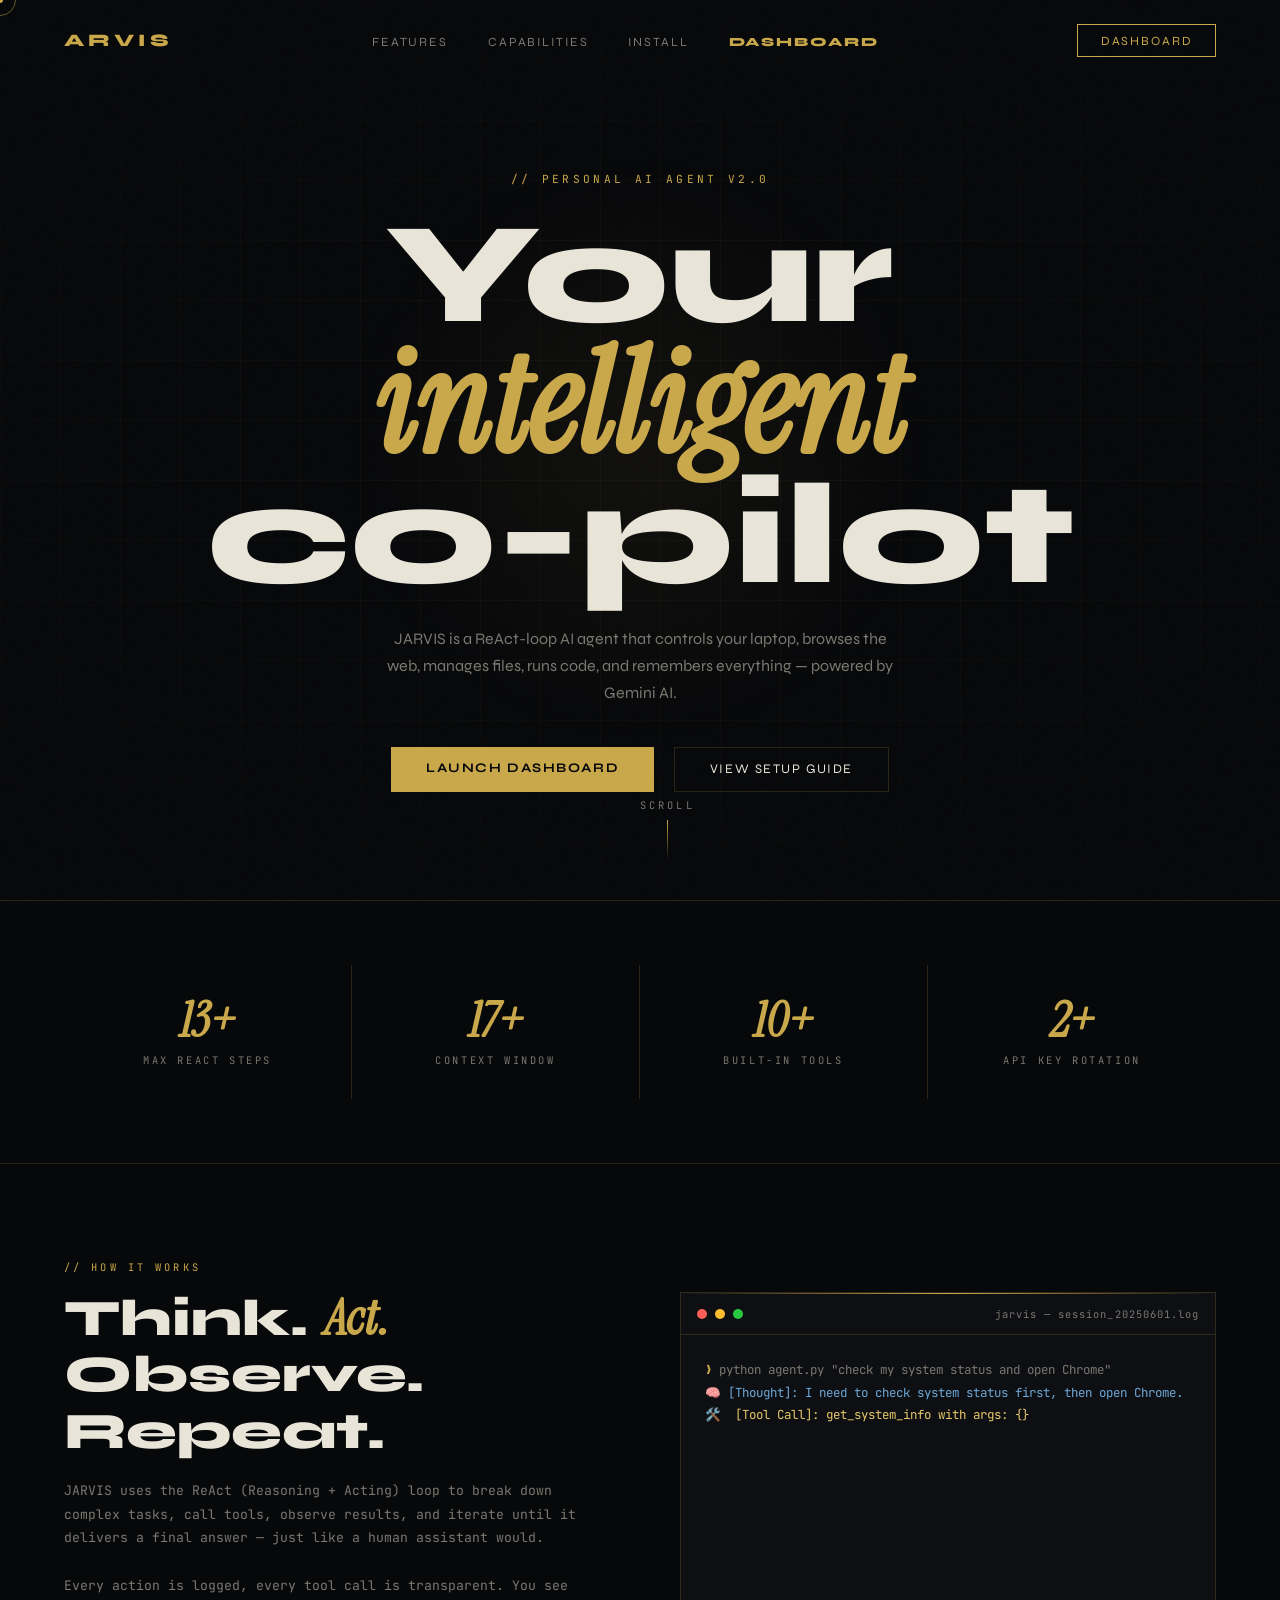
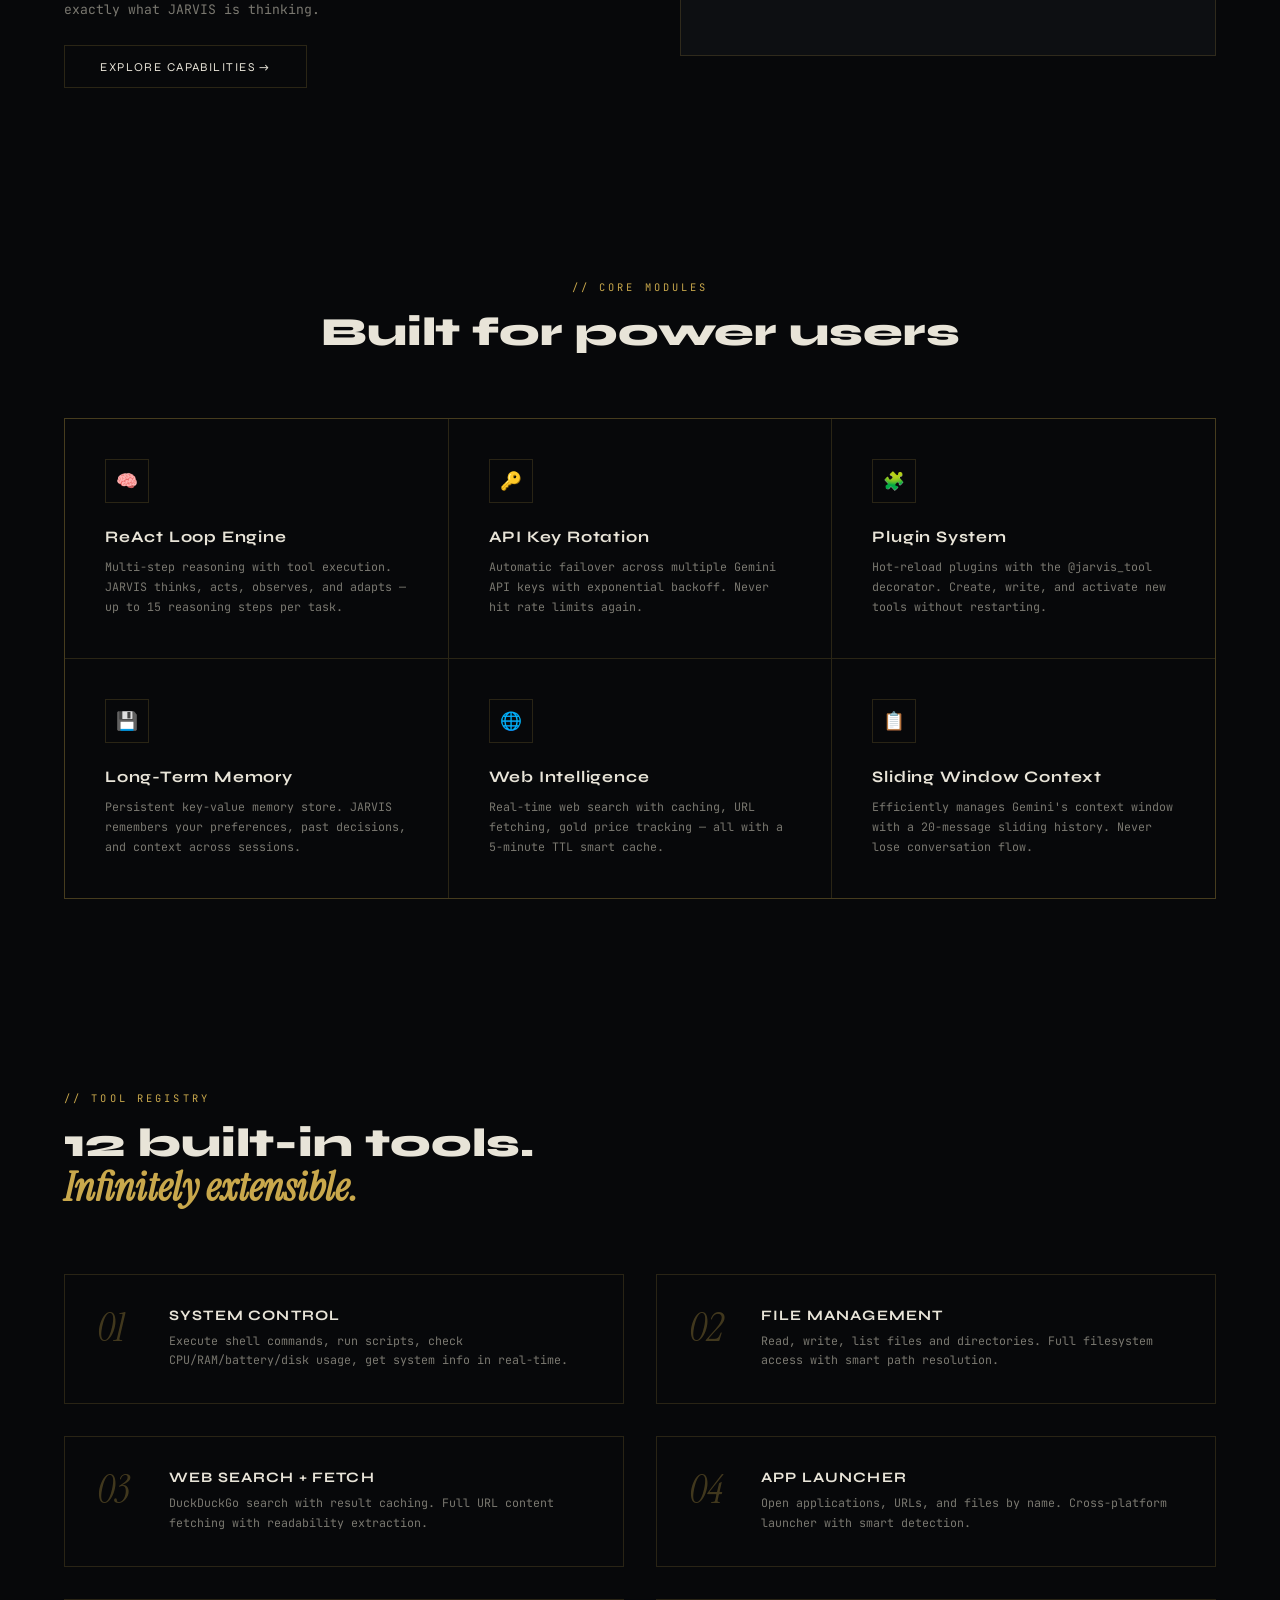
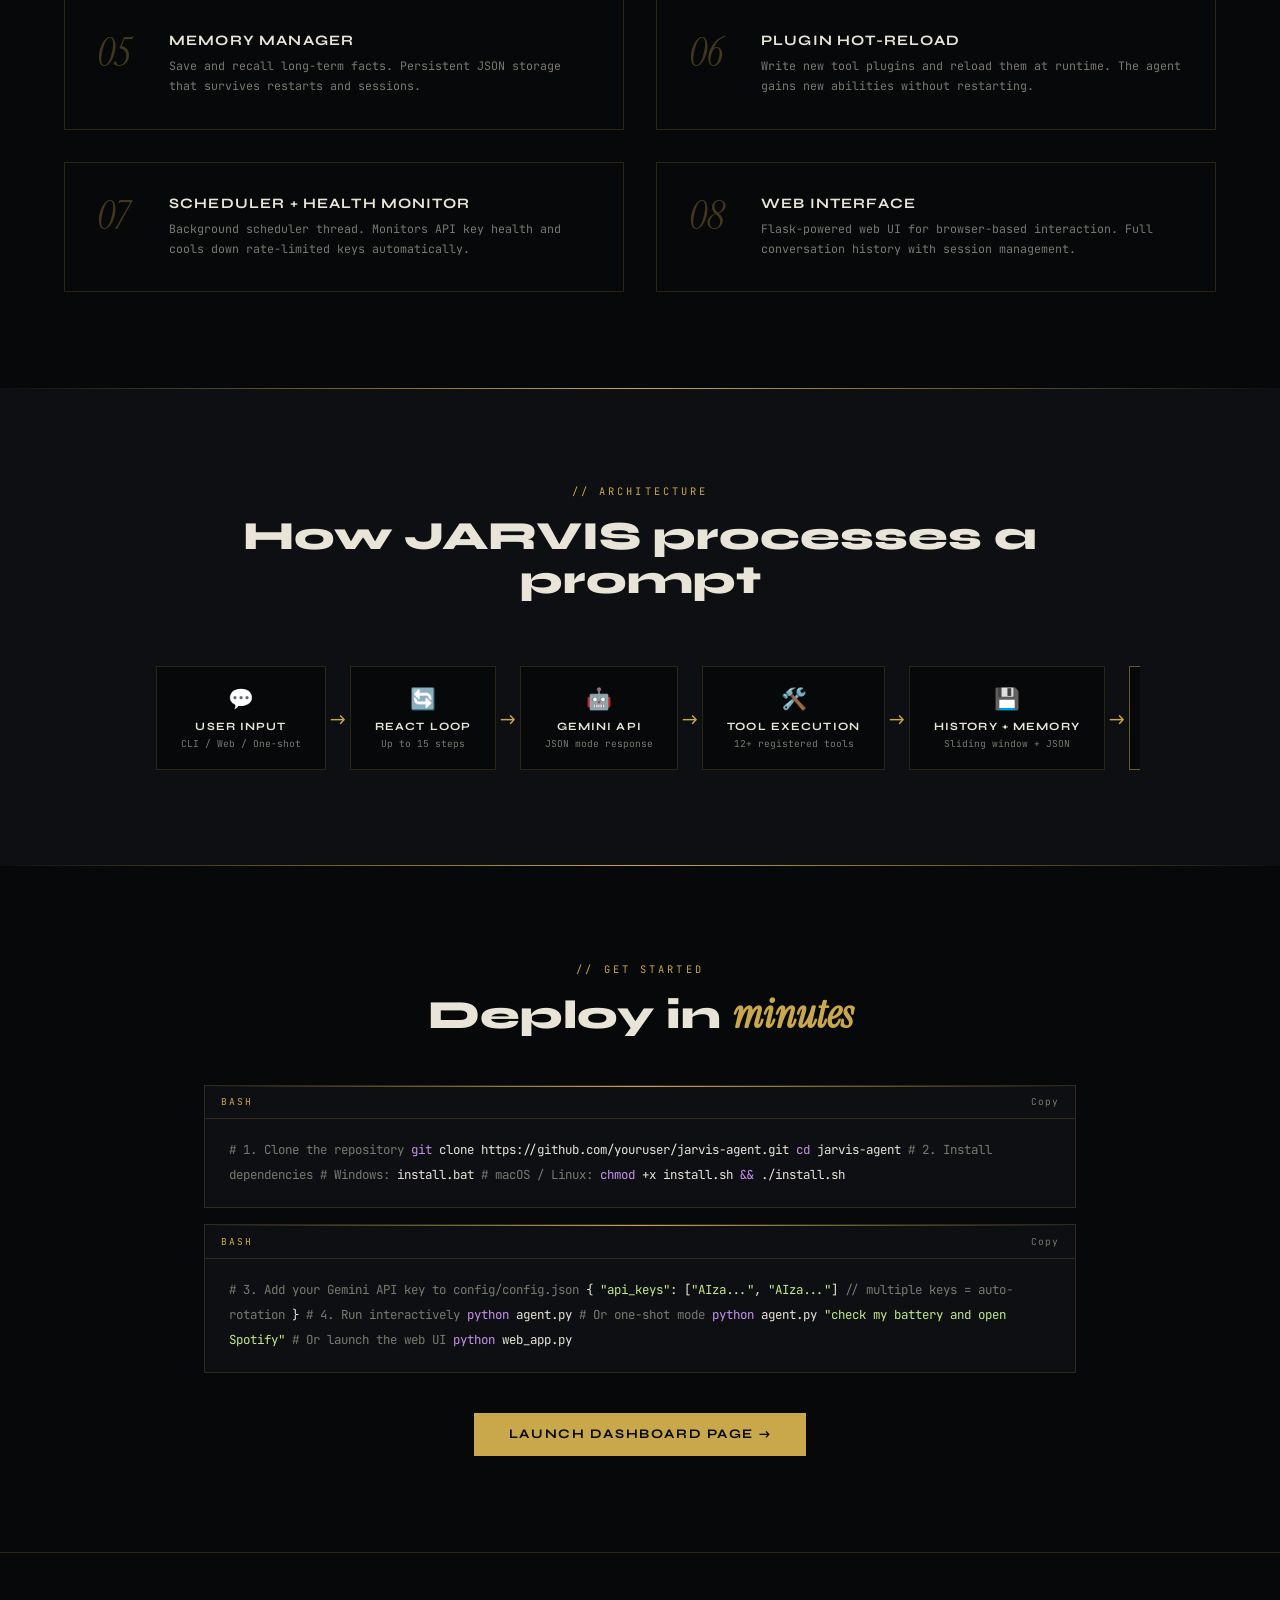
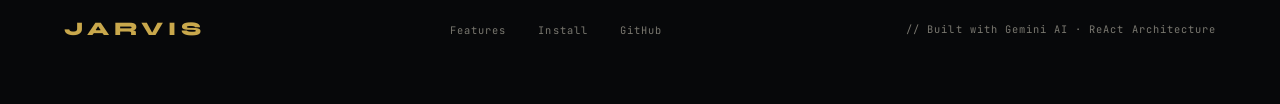
<file: index.html>
<!DOCTYPE html>
<html lang="en">
<head>
<meta charset="UTF-8">
<meta name="viewport" content="width=device-width, initial-scale=1.0">
<title>ARVIS — Personal AI Agent</title>
<link rel="preconnect" href="https://fonts.googleapis.com">
<link href="https://fonts.googleapis.com/css2?family=Syne:wght@400;500;700;800&family=JetBrains+Mono:wght@300;400;500&family=Instrument+Serif:ital@0;1&display=swap" rel="stylesheet">
<style>
*,*::before,*::after{box-sizing:border-box;margin:0;padding:0}
:root{
  --gold:#c9a84c;--gold2:#e8c96a;--gold3:#f5e4a8;
  --dark:#07080a;--dark2:#0d0f12;--dark3:#141720;
  --text:#e8e4d8;--muted:#7a7870;--border:rgba(201,168,76,0.18);
  --font-head:'Syne',sans-serif;--font-mono:'JetBrains Mono',monospace;--font-serif:'Instrument Serif',serif;
}
html{scroll-behavior:smooth}
body{background:var(--dark);color:var(--text);font-family:var(--font-head);overflow-x:hidden;cursor:none}

/* Custom cursor */
#cursor{position:fixed;top:0;left:0;pointer-events:none;z-index:9999;transition:transform 0.1s}
#cursor-dot{width:6px;height:6px;background:var(--gold);border-radius:50%;position:absolute;transform:translate(-50%,-50%)}
#cursor-ring{width:32px;height:32px;border:1px solid rgba(201,168,76,0.5);border-radius:50%;position:absolute;transform:translate(-50%,-50%);transition:width 0.2s,height 0.2s,border-color 0.2s}
body:has(a:hover) #cursor-ring,body:has(button:hover) #cursor-ring{width:48px;height:48px;border-color:var(--gold)}

/* Noise overlay */
body::before{content:'';position:fixed;inset:0;background-image:url("data:image/svg+xml,%3Csvg viewBox='0 0 256 256' xmlns='http://www.w3.org/2000/svg'%3E%3Cfilter id='n'%3E%3CfeTurbulence type='fractalNoise' baseFrequency='0.9' numOctaves='4' stitchTiles='stitch'/%3E%3C/filter%3E%3Crect width='100%25' height='100%25' filter='url(%23n)' opacity='0.04'/%3E%3C/svg%3E");pointer-events:none;z-index:0;opacity:0.4}

/* NAV */
nav{position:fixed;top:0;width:100%;z-index:100;padding:1.5rem 4rem;display:flex;align-items:center;justify-content:space-between;border-bottom:1px solid transparent;transition:all 0.4s}
nav.scrolled{background:rgba(7,8,10,0.92);backdrop-filter:blur(20px);border-color:var(--border)}
.nav-logo{font-size:1.1rem;font-weight:800;letter-spacing:0.25em;color:var(--gold);text-decoration:none}
.nav-links{display:flex;gap:2.5rem;list-style:none}
.nav-links a{color:var(--muted);text-decoration:none;font-size:0.78rem;letter-spacing:0.15em;text-transform:uppercase;transition:color 0.2s}
.nav-links a:hover{color:var(--gold)}
.nav-cta{border:1px solid var(--gold);color:var(--gold);padding:0.5rem 1.4rem;font-size:0.78rem;letter-spacing:0.15em;text-transform:uppercase;text-decoration:none;transition:all 0.2s;font-family:var(--font-head);cursor:none}
.nav-cta:hover{background:var(--gold);color:var(--dark)}

/* HERO */
#hero{min-height:100vh;display:flex;flex-direction:column;align-items:center;justify-content:center;position:relative;overflow:hidden;padding:8rem 2rem 4rem}
.hero-grid{position:absolute;inset:0;background-image:linear-gradient(rgba(201,168,76,0.04) 1px,transparent 1px),linear-gradient(90deg,rgba(201,168,76,0.04) 1px,transparent 1px);background-size:60px 60px;mask-image:radial-gradient(ellipse 80% 60% at 50% 50%,black 40%,transparent 100%)}
.hero-orb{position:absolute;width:600px;height:600px;border-radius:50%;background:radial-gradient(circle,rgba(201,168,76,0.06) 0%,transparent 70%);top:50%;left:50%;transform:translate(-50%,-50%);animation:pulse 4s ease-in-out infinite}
@keyframes pulse{0%,100%{transform:translate(-50%,-50%) scale(1);opacity:1}50%{transform:translate(-50%,-50%) scale(1.1);opacity:0.7}}
.hero-tag{font-family:var(--font-mono);font-size:0.7rem;color:var(--gold);letter-spacing:0.3em;text-transform:uppercase;margin-bottom:1.5rem;opacity:0;animation:fadeup 0.8s 0.3s forwards}
.hero-title{font-size:clamp(4rem,12vw,9rem);font-weight:800;line-height:0.9;text-align:center;opacity:0;animation:fadeup 0.8s 0.5s forwards}
.hero-title span{color:var(--gold);font-style:italic;font-family:var(--font-serif)}
.hero-sub{max-width:520px;text-align:center;color:var(--muted);line-height:1.7;margin-top:1.5rem;font-size:1rem;opacity:0;animation:fadeup 0.8s 0.7s forwards}
.hero-actions{display:flex;gap:1.2rem;margin-top:2.5rem;opacity:0;animation:fadeup 0.8s 0.9s forwards}
.btn-primary{background:var(--gold);color:var(--dark);padding:0.85rem 2.2rem;font-family:var(--font-head);font-size:0.82rem;font-weight:700;letter-spacing:0.12em;text-transform:uppercase;border:none;cursor:none;transition:all 0.2s;text-decoration:none;display:inline-block}
.btn-primary:hover{background:var(--gold2);transform:translateY(-2px)}
.btn-ghost{border:1px solid var(--border);color:var(--text);padding:0.85rem 2.2rem;font-family:var(--font-head);font-size:0.82rem;letter-spacing:0.12em;text-transform:uppercase;background:none;cursor:none;transition:all 0.2s;text-decoration:none;display:inline-block}
.btn-ghost:hover{border-color:var(--gold);color:var(--gold)}
.hero-scroll{position:absolute;bottom:2.5rem;left:50%;transform:translateX(-50%);display:flex;flex-direction:column;align-items:center;gap:0.5rem;opacity:0;animation:fadeup 0.8s 1.2s forwards}
.hero-scroll span{font-family:var(--font-mono);font-size:0.65rem;letter-spacing:0.3em;color:var(--muted);text-transform:uppercase}
.scroll-line{width:1px;height:40px;background:linear-gradient(to bottom,var(--gold),transparent);animation:scrolldown 1.5s ease-in-out infinite}
@keyframes scrolldown{0%{transform:scaleY(0);transform-origin:top}50%{transform:scaleY(1);transform-origin:top}51%{transform:scaleY(1);transform-origin:bottom}100%{transform:scaleY(0);transform-origin:bottom}}
@keyframes fadeup{from{opacity:0;transform:translateY(24px)}to{opacity:1;transform:translateY(0)}}

/* STATS */
#stats{padding:4rem;border-top:1px solid var(--border);border-bottom:1px solid var(--border);display:grid;grid-template-columns:repeat(4,1fr);gap:0}
.stat{padding:2rem 3rem;border-right:1px solid var(--border);text-align:center}
.stat:last-child{border-right:none}
.stat-num{font-size:3rem;font-weight:800;color:var(--gold);line-height:1;font-family:var(--font-serif);font-style:italic}
.stat-label{font-family:var(--font-mono);font-size:0.65rem;letter-spacing:0.25em;text-transform:uppercase;color:var(--muted);margin-top:0.5rem}

/* TERMINAL SECTION */
#terminal-section{padding:6rem 4rem;display:grid;grid-template-columns:1fr 1fr;gap:5rem;align-items:center;max-width:1400px;margin:0 auto}
.section-tag{font-family:var(--font-mono);font-size:0.65rem;color:var(--gold);letter-spacing:0.3em;text-transform:uppercase;margin-bottom:1rem}
.section-title{font-size:clamp(2rem,4vw,3.2rem);font-weight:800;line-height:1.1;margin-bottom:1.2rem}
.section-title em{color:var(--gold);font-style:italic;font-family:var(--font-serif)}
.section-body{color:var(--muted);line-height:1.8;font-family:var(--font-mono);font-size:0.82rem;margin-bottom:1.5rem}
.terminal{background:var(--dark2);border:1px solid var(--border);position:relative;overflow:hidden}
.terminal::before{content:'';position:absolute;top:0;left:0;right:0;height:1px;background:linear-gradient(90deg,transparent,var(--gold),transparent)}
.term-header{padding:0.85rem 1rem;border-bottom:1px solid var(--border);display:flex;align-items:center;gap:0.5rem}
.term-dot{width:10px;height:10px;border-radius:50%}
.term-dot:nth-child(1){background:#ff5f57}
.term-dot:nth-child(2){background:#febc2e}
.term-dot:nth-child(3){background:#28c840}
.term-title{font-family:var(--font-mono);font-size:0.65rem;color:var(--muted);letter-spacing:0.1em;margin-left:auto}
.term-body{padding:1.5rem;font-family:var(--font-mono);font-size:0.78rem;min-height:320px;line-height:1.8}
.term-line{color:var(--muted);white-space:pre}
.term-line.cmd{color:var(--gold2)}
.term-line.out{color:#7ec8a0}
.term-line.info{color:#6ea8d8}
.term-line.err{color:#e8776a}
.term-prompt{color:var(--gold)}
.cursor-blink{display:inline-block;width:8px;height:14px;background:var(--gold);animation:blink 1s step-end infinite;vertical-align:middle}
@keyframes blink{0%,100%{opacity:1}50%{opacity:0}}

/* FEATURES */
#features{padding:6rem 4rem;max-width:1400px;margin:0 auto}
.features-header{text-align:center;margin-bottom:4rem}
.features-grid{display:grid;grid-template-columns:repeat(3,1fr);gap:1px;background:var(--border);border:1px solid var(--border)}
.feature{background:var(--dark);padding:2.5rem;transition:background 0.3s;position:relative;overflow:hidden}
.feature:hover{background:var(--dark2)}
.feature::after{content:'';position:absolute;bottom:0;left:0;right:0;height:1px;background:linear-gradient(90deg,transparent,var(--gold),transparent);opacity:0;transition:opacity 0.3s}
.feature:hover::after{opacity:1}
.feature-icon{width:44px;height:44px;border:1px solid var(--border);display:flex;align-items:center;justify-content:center;margin-bottom:1.5rem;font-size:1.1rem;transition:border-color 0.3s}
.feature:hover .feature-icon{border-color:var(--gold)}
.feature-title{font-size:1rem;font-weight:700;margin-bottom:0.75rem;letter-spacing:0.05em}
.feature-desc{font-family:var(--font-mono);font-size:0.73rem;color:var(--muted);line-height:1.7}

/* LIVE DEMO */
#demo{padding:6rem 4rem;background:var(--dark2);position:relative;overflow:hidden}
#demo::before{content:'';position:absolute;top:0;left:0;right:0;height:1px;background:linear-gradient(90deg,transparent,var(--gold),transparent)}
#demo::after{content:'';position:absolute;bottom:0;left:0;right:0;height:1px;background:linear-gradient(90deg,transparent,var(--gold),transparent)}
.demo-inner{max-width:800px;margin:0 auto}
.demo-header{text-align:center;margin-bottom:3rem}
.chat-window{background:var(--dark);border:1px solid var(--border);overflow:hidden}
.chat-top{padding:1rem 1.5rem;border-bottom:1px solid var(--border);display:flex;align-items:center;gap:0.75rem}
.chat-avatar{width:32px;height:32px;background:var(--gold);display:flex;align-items:center;justify-content:center;font-size:0.75rem;font-weight:800;color:var(--dark)}
.chat-name{font-size:0.82rem;font-weight:700;letter-spacing:0.1em}
.chat-status{font-family:var(--font-mono);font-size:0.65rem;color:#7ec8a0;margin-left:auto;display:flex;align-items:center;gap:0.3rem}
.chat-status::before{content:'';width:6px;height:6px;border-radius:50%;background:#7ec8a0;animation:pulse2 2s infinite}
@keyframes pulse2{0%,100%{opacity:1}50%{opacity:0.4}}
.chat-messages{padding:1.5rem;min-height:260px;max-height:380px;overflow-y:auto;display:flex;flex-direction:column;gap:1rem}
.chat-messages::-webkit-scrollbar{width:2px}
.chat-messages::-webkit-scrollbar-track{background:transparent}
.chat-messages::-webkit-scrollbar-thumb{background:var(--border)}
.msg{max-width:80%;line-height:1.6;font-size:0.85rem;padding:0.75rem 1rem;position:relative;animation:msgin 0.3s ease}
@keyframes msgin{from{opacity:0;transform:translateY(8px)}to{opacity:1;transform:translateY(0)}}
.msg.user{background:var(--dark3);margin-left:auto;border:1px solid var(--border);color:var(--text)}
.msg.bot{background:rgba(201,168,76,0.07);border:1px solid rgba(201,168,76,0.2);color:var(--text)}
.msg-sender{font-family:var(--font-mono);font-size:0.6rem;letter-spacing:0.2em;text-transform:uppercase;color:var(--muted);margin-bottom:0.35rem}
.msg.bot .msg-sender{color:var(--gold)}
.typing{display:flex;gap:4px;align-items:center;padding:0.75rem 1rem;background:rgba(201,168,76,0.07);border:1px solid rgba(201,168,76,0.2);width:fit-content}
.typing span{width:5px;height:5px;border-radius:50%;background:var(--gold);animation:typing 1.2s ease-in-out infinite}
.typing span:nth-child(2){animation-delay:0.2s}
.typing span:nth-child(3){animation-delay:0.4s}
@keyframes typing{0%,60%,100%{transform:translateY(0)}30%{transform:translateY(-6px)}}
.chat-input-area{border-top:1px solid var(--border);padding:1rem 1.5rem;display:flex;gap:0.75rem}
.chat-input{flex:1;background:var(--dark2);border:1px solid var(--border);color:var(--text);padding:0.7rem 1rem;font-family:var(--font-mono);font-size:0.8rem;outline:none;transition:border-color 0.2s}
.chat-input:focus{border-color:var(--gold)}
.chat-input::placeholder{color:var(--muted)}
.chat-send{background:var(--gold);color:var(--dark);border:none;padding:0.7rem 1.2rem;font-family:var(--font-head);font-size:0.75rem;font-weight:700;letter-spacing:0.1em;cursor:none;transition:all 0.2s;text-transform:uppercase}
.chat-send:hover{background:var(--gold2)}
.demo-note{text-align:center;margin-top:1rem;font-family:var(--font-mono);font-size:0.65rem;color:var(--muted);letter-spacing:0.1em}

/* CAPABILITIES */
#capabilities{padding:6rem 4rem;max-width:1400px;margin:0 auto}
.cap-grid{display:grid;grid-template-columns:repeat(2,1fr);gap:2rem;margin-top:4rem}
.cap-item{border:1px solid var(--border);padding:2rem;display:flex;gap:1.5rem;align-items:flex-start;transition:border-color 0.3s;position:relative;overflow:hidden}
.cap-item:hover{border-color:rgba(201,168,76,0.4)}
.cap-item::before{content:'';position:absolute;top:0;left:0;width:3px;height:0;background:var(--gold);transition:height 0.3s}
.cap-item:hover::before{height:100%}
.cap-num{font-family:var(--font-serif);font-style:italic;font-size:2.5rem;color:var(--gold);opacity:0.3;line-height:1;flex-shrink:0;width:3rem}
.cap-content{}
.cap-title{font-size:0.9rem;font-weight:700;letter-spacing:0.08em;margin-bottom:0.5rem;text-transform:uppercase}
.cap-desc{font-family:var(--font-mono);font-size:0.73rem;color:var(--muted);line-height:1.7}

/* ARCHITECTURE */
#arch{padding:6rem 4rem;background:var(--dark2);position:relative}
#arch::before,#arch::after{content:'';position:absolute;left:0;right:0;height:1px;background:linear-gradient(90deg,transparent,var(--gold),transparent)}
#arch::before{top:0}#arch::after{bottom:0}
.arch-inner{max-width:1000px;margin:0 auto}
.arch-header{text-align:center;margin-bottom:4rem}
.arch-flow{display:flex;align-items:center;gap:0;overflow-x:auto;padding:0 1rem}
.arch-node{background:var(--dark);border:1px solid var(--border);padding:1.2rem 1.5rem;text-align:center;flex-shrink:0;position:relative;min-width:130px;transition:border-color 0.3s}
.arch-node:hover{border-color:var(--gold)}
.arch-node-icon{font-size:1.3rem;margin-bottom:0.5rem}
.arch-node-name{font-size:0.7rem;font-weight:700;letter-spacing:0.1em;text-transform:uppercase}
.arch-node-desc{font-family:var(--font-mono);font-size:0.6rem;color:var(--muted);margin-top:0.25rem}
.arch-arrow{font-size:1.2rem;color:var(--gold);flex-shrink:0;margin:0 0.25rem}

/* INSTALL */
#install{padding:6rem 4rem;max-width:1000px;margin:0 auto}
.install-header{text-align:center;margin-bottom:3rem}
.code-block{background:var(--dark2);border:1px solid var(--border);position:relative;overflow:hidden;margin-bottom:1rem}
.code-block::before{content:'';position:absolute;top:0;left:0;right:0;height:1px;background:linear-gradient(90deg,transparent,var(--gold),transparent)}
.code-header{padding:0.6rem 1rem;border-bottom:1px solid var(--border);display:flex;align-items:center;justify-content:space-between}
.code-lang{font-family:var(--font-mono);font-size:0.6rem;letter-spacing:0.2em;text-transform:uppercase;color:var(--gold)}
.code-copy{font-family:var(--font-mono);font-size:0.6rem;color:var(--muted);cursor:none;border:none;background:none;letter-spacing:0.1em;transition:color 0.2s}
.code-copy:hover{color:var(--gold)}
.code-content{padding:1.2rem 1.5rem;font-family:var(--font-mono);font-size:0.78rem;line-height:2;overflow-x:auto}
.code-content .kw{color:#c792ea}
.code-content .str{color:#c3e88d}
.code-content .cm{color:var(--muted)}
.code-content .fn{color:#82aaff}
.code-content .num{color:#f78c6c}

/* FOOTER */
footer{padding:4rem;border-top:1px solid var(--border);display:flex;align-items:center;justify-content:space-between}
.footer-logo{font-size:1.2rem;font-weight:800;letter-spacing:0.25em;color:var(--gold)}
.footer-copy{font-family:var(--font-mono);font-size:0.65rem;color:var(--muted);letter-spacing:0.1em}
.footer-links{display:flex;gap:2rem;list-style:none}
.footer-links a{font-family:var(--font-mono);font-size:0.65rem;color:var(--muted);text-decoration:none;letter-spacing:0.1em;transition:color 0.2s}
.footer-links a:hover{color:var(--gold)}

/* SECTION HEADING helpers */
.section-center{text-align:center}
.section-center .section-title{margin-bottom:1rem}
.section-center .section-body{margin:0 auto 1.5rem;max-width:520px}

/* RESPONSIVE */
@media(max-width:900px){
  nav{padding:1.2rem 2rem}
  .nav-links{display:none}
  #stats{grid-template-columns:repeat(2,1fr)}
  .stat{border-bottom:1px solid var(--border)}
  #terminal-section{grid-template-columns:1fr;gap:3rem;padding:4rem 2rem}
  #features{padding:4rem 2rem}
  .features-grid{grid-template-columns:1fr}
  #demo,#capabilities,#capabilities,#arch,#install{padding:4rem 2rem}
  .cap-grid{grid-template-columns:1fr}
  footer{flex-direction:column;gap:1.5rem;text-align:center;padding:3rem 2rem}
}
</style>
</head>
<body>

<!-- Custom cursor -->
<div id="cursor"><div id="cursor-dot"></div><div id="cursor-ring"></div></div>

<!-- NAV -->
<nav id="navbar">
  <a href="#" class="nav-logo">ARVIS</a>
  <ul class="nav-links">
    <li><a href="#features">Features</a></li>
    <li><a href="#capabilities">Capabilities</a></li>
    <li><a href="#install">Install</a></li>
    <li><a href="/dashboard" style="color: var(--gold); font-weight: 800;">Dashboard</a></li>
  </ul>
  <a href="/dashboard" class="nav-cta">Dashboard</a>
</nav>

<!-- HERO -->
<section id="hero">
  <div class="hero-grid"></div>
  <div class="hero-orb"></div>
  <p class="hero-tag">// Personal AI Agent v2.0</p>
  <h1 class="hero-title">Your<br><span>intelligent</span><br>co-pilot</h1>
  <p class="hero-sub">JARVIS is a ReAct-loop AI agent that controls your laptop, browses the web, manages files, runs code, and remembers everything — powered by Gemini AI.</p>
  <div class="hero-actions">
    <a href="/dashboard" class="btn-primary">Launch Dashboard</a>
    <a href="#install" class="btn-ghost">View Setup Guide</a>
  </div>
  <div class="hero-scroll"><span>Scroll</span><div class="scroll-line"></div></div>
</section>

<!-- STATS -->
<div id="stats">
  <div class="stat"><div class="stat-num" data-target="15">0</div><div class="stat-label">Max ReAct Steps</div></div>
  <div class="stat"><div class="stat-num" data-target="20">0</div><div class="stat-label">Context Window</div></div>
  <div class="stat"><div class="stat-num" data-target="12">0</div><div class="stat-label">Built-in Tools</div></div>
  <div class="stat"><div class="stat-num" data-target="3">0</div><div class="stat-label">API Key Rotation</div></div>
</div>

<!-- TERMINAL SECTION -->
<section id="terminal-section">
  <div>
    <p class="section-tag">// How it works</p>
    <h2 class="section-title">Think. <em>Act.</em><br>Observe. Repeat.</h2>
    <p class="section-body">JARVIS uses the ReAct (Reasoning + Acting) loop to break down complex tasks, call tools, observe results, and iterate until it delivers a final answer — just like a human assistant would.</p>
    <p class="section-body">Every action is logged, every tool call is transparent. You see exactly what JARVIS is thinking.</p>
    <a href="#capabilities" class="btn-ghost" style="font-size:0.75rem">Explore Capabilities →</a>
  </div>
  <div>
    <div class="terminal">
      <div class="term-header">
        <div class="term-dot"></div><div class="term-dot"></div><div class="term-dot"></div>
        <span class="term-title">jarvis — session_20250601.log</span>
      </div>
      <div class="term-body" id="term-output">
        <div class="term-line"><span class="term-prompt">❯ </span><span class="cmd">python agent.py "check my system status and open Chrome"</span></div>
        <div class="term-line"></div>
      </div>
    </div>
  </div>
</section>

<!-- FEATURES -->
<section id="features">
  <div class="features-header">
    <p class="section-tag" style="text-align:center">// Core Modules</p>
    <h2 class="section-title section-center" style="font-size:2.5rem;margin-bottom:0.5rem">Built for power users</h2>
  </div>
  <div class="features-grid">
    <div class="feature"><div class="feature-icon">🧠</div><div class="feature-title">ReAct Loop Engine</div><div class="feature-desc">Multi-step reasoning with tool execution. JARVIS thinks, acts, observes, and adapts — up to 15 reasoning steps per task.</div></div>
    <div class="feature"><div class="feature-icon">🔑</div><div class="feature-title">API Key Rotation</div><div class="feature-desc">Automatic failover across multiple Gemini API keys with exponential backoff. Never hit rate limits again.</div></div>
    <div class="feature"><div class="feature-icon">🧩</div><div class="feature-title">Plugin System</div><div class="feature-desc">Hot-reload plugins with the @jarvis_tool decorator. Create, write, and activate new tools without restarting.</div></div>
    <div class="feature"><div class="feature-icon">💾</div><div class="feature-title">Long-Term Memory</div><div class="feature-desc">Persistent key-value memory store. JARVIS remembers your preferences, past decisions, and context across sessions.</div></div>
    <div class="feature"><div class="feature-icon">🌐</div><div class="feature-title">Web Intelligence</div><div class="feature-desc">Real-time web search with caching, URL fetching, gold price tracking — all with a 5-minute TTL smart cache.</div></div>
    <div class="feature"><div class="feature-icon">📋</div><div class="feature-title">Sliding Window Context</div><div class="feature-desc">Efficiently manages Gemini's context window with a 20-message sliding history. Never lose conversation flow.</div></div>
  </div>
</section>

<!-- CAPABILITIES -->
<section id="capabilities">
  <div style="max-width:1400px;margin:0 auto">
    <p class="section-tag">// Tool Registry</p>
    <h2 class="section-title" style="font-size:2.5rem">12 built-in tools.<br><em>Infinitely extensible.</em></h2>
    <div class="cap-grid">
      <div class="cap-item"><div class="cap-num">01</div><div class="cap-content"><div class="cap-title">System Control</div><div class="cap-desc">Execute shell commands, run scripts, check CPU/RAM/battery/disk usage, get system info in real-time.</div></div></div>
      <div class="cap-item"><div class="cap-num">02</div><div class="cap-content"><div class="cap-title">File Management</div><div class="cap-desc">Read, write, list files and directories. Full filesystem access with smart path resolution.</div></div></div>
      <div class="cap-item"><div class="cap-num">03</div><div class="cap-content"><div class="cap-title">Web Search + Fetch</div><div class="cap-desc">DuckDuckGo search with result caching. Full URL content fetching with readability extraction.</div></div></div>
      <div class="cap-item"><div class="cap-num">04</div><div class="cap-content"><div class="cap-title">App Launcher</div><div class="cap-desc">Open applications, URLs, and files by name. Cross-platform launcher with smart detection.</div></div></div>
      <div class="cap-item"><div class="cap-num">05</div><div class="cap-content"><div class="cap-title">Memory Manager</div><div class="cap-desc">Save and recall long-term facts. Persistent JSON storage that survives restarts and sessions.</div></div></div>
      <div class="cap-item"><div class="cap-num">06</div><div class="cap-content"><div class="cap-title">Plugin Hot-Reload</div><div class="cap-desc">Write new tool plugins and reload them at runtime. The agent gains new abilities without restarting.</div></div></div>
      <div class="cap-item"><div class="cap-num">07</div><div class="cap-content"><div class="cap-title">Scheduler + Health Monitor</div><div class="cap-desc">Background scheduler thread. Monitors API key health and cools down rate-limited keys automatically.</div></div></div>
      <div class="cap-item"><div class="cap-num">08</div><div class="cap-content"><div class="cap-title">Web Interface</div><div class="cap-desc">Flask-powered web UI for browser-based interaction. Full conversation history with session management.</div></div></div>
    </div>
  </div>
</section>

<!-- ARCHITECTURE -->
<section id="arch">
  <div class="arch-inner">
    <div class="arch-header">
      <p class="section-tag" style="text-align:center">// Architecture</p>
      <h2 class="section-title section-center" style="font-size:2.5rem;margin-bottom:0">How JARVIS processes a prompt</h2>
    </div>
    <div class="arch-flow">
      <div class="arch-node"><div class="arch-node-icon">💬</div><div class="arch-node-name">User Input</div><div class="arch-node-desc">CLI / Web / One-shot</div></div>
      <div class="arch-arrow">→</div>
      <div class="arch-node"><div class="arch-node-icon">🔄</div><div class="arch-node-name">ReAct Loop</div><div class="arch-node-desc">Up to 15 steps</div></div>
      <div class="arch-arrow">→</div>
      <div class="arch-node"><div class="arch-node-icon">🤖</div><div class="arch-node-name">Gemini API</div><div class="arch-node-desc">JSON mode response</div></div>
      <div class="arch-arrow">→</div>
      <div class="arch-node"><div class="arch-node-icon">🛠️</div><div class="arch-node-name">Tool Execution</div><div class="arch-node-desc">12+ registered tools</div></div>
      <div class="arch-arrow">→</div>
      <div class="arch-node"><div class="arch-node-icon">💾</div><div class="arch-node-name">History + Memory</div><div class="arch-node-desc">Sliding window + JSON</div></div>
      <div class="arch-arrow">→</div>
      <div class="arch-node" style="border-color:rgba(201,168,76,0.5)"><div class="arch-node-icon">✨</div><div class="arch-node-name">Final Answer</div><div class="arch-node-desc">Delivered to user</div></div>
    </div>
  </div>
</section>

<!-- INSTALL -->
<section id="install">
  <div class="install-header">
    <p class="section-tag" style="text-align:center">// Get Started</p>
    <h2 class="section-title section-center" style="font-size:2.5rem;margin-bottom:1rem">Deploy in <em>minutes</em></h2>
  </div>
  <div class="code-block">
    <div class="code-header"><span class="code-lang">bash</span><button class="code-copy" onclick="copyCode(0)">Copy</button></div>
    <div class="code-content" id="code-0"><span class="cm"># 1. Clone the repository</span>
<span class="kw">git</span> clone https://github.com/youruser/jarvis-agent.git
<span class="kw">cd</span> jarvis-agent

<span class="cm"># 2. Install dependencies</span>
<span class="cm"># Windows:</span>
install.bat
<span class="cm"># macOS / Linux:</span>
<span class="kw">chmod</span> +x install.sh <span class="kw">&&</span> ./install.sh</div>
  </div>
  <div class="code-block">
    <div class="code-header"><span class="code-lang">bash</span><button class="code-copy" onclick="copyCode(1)">Copy</button></div>
    <div class="code-content" id="code-1"><span class="cm"># 3. Add your Gemini API key to config/config.json</span>
{
  <span class="str">"api_keys"</span>: [<span class="str">"AIza..."</span>, <span class="str">"AIza..."</span>]  <span class="cm">// multiple keys = auto-rotation</span>
}

<span class="cm"># 4. Run interactively</span>
<span class="kw">python</span> agent.py

<span class="cm"># Or one-shot mode</span>
<span class="kw">python</span> agent.py <span class="str">"check my battery and open Spotify"</span>

<span class="cm"># Or launch the web UI</span>
<span class="kw">python</span> web_app.py</div>
  </div>
  <div style="text-align:center;margin-top:2.5rem">
    <a href="/dashboard" class="btn-primary">Launch Dashboard Page →</a>
  </div>
</section>

<!-- FOOTER -->
<footer>
  <div class="footer-logo">JARVIS</div>
  <ul class="footer-links">
    <li><a href="#features">Features</a></li>
    <li><a href="#install">Install</a></li>
    <li><a href="https://github.com">GitHub</a></li>
  </ul>
  <p class="footer-copy">// Built with Gemini AI · ReAct Architecture</p>
</footer>

<script>
// Cursor
const cursor=document.getElementById('cursor');
const dot=document.getElementById('cursor-dot');
const ring=document.getElementById('cursor-ring');
let mx=0,my=0,rx=0,ry=0;
document.addEventListener('mousemove',e=>{mx=e.clientX;my=e.clientY;dot.style.left=mx+'px';dot.style.top=my+'px'});
function animCursor(){rx+=(mx-rx)*0.12;ry+=(my-ry)*0.12;ring.style.left=rx+'px';ring.style.top=ry+'px';requestAnimationFrame(animCursor)}
animCursor();

// Navbar scroll
window.addEventListener('scroll',()=>{document.getElementById('navbar').classList.toggle('scrolled',window.scrollY>80)});

// Counter animation
const counters=document.querySelectorAll('[data-target]');
const io=new IntersectionObserver(entries=>{entries.forEach(e=>{if(e.isIntersecting){const el=e.target;const target=+el.dataset.target;const dur=1200;const step=target/dur*16;let cur=0;const timer=setInterval(()=>{cur+=step;if(cur>=target){cur=target;clearInterval(timer)}el.textContent=Math.floor(cur)+(el.dataset.suffix||'+')},16);io.unobserve(el)}})},{threshold:0.5});
counters.forEach(c=>io.observe(c));

// Terminal animation
const lines=[
  {t:'info',text:'🧠 [Thought]: I need to check system status first, then open Chrome.'},
  {t:'cmd',text:'🛠️  [Tool Call]: get_system_info with args: {}'},
  {t:'out',text:'📥 [Tool Result]: OS: Windows 11, CPU: 12%, RAM: 4.2GB/16GB, Battery: 87%'},
  {t:'info',text:'🧠 [Thought]: System is healthy. Now I will open Chrome.'},
  {t:'cmd',text:'🛠️  [Tool Call]: open_application with args: {"app": "chrome"}'},
  {t:'out',text:'📥 [Tool Result]: Successfully launched Google Chrome'},
  {t:'info',text:'🧠 [Thought]: Both tasks complete. Ready to respond.'},
  {t:'out',text:'✨ [JARVIS]: System is healthy (CPU: 12%, RAM: 4.2GB free). Chrome has been launched.'},
];
let li=0;
function addTermLine(){
  if(li>=lines.length)return;
  const l=lines[li++];
  const tb=document.getElementById('term-output');
  const d=document.createElement('div');
  d.className=`term-line ${l.t}`;
  d.textContent=l.text;
  tb.appendChild(d);
  tb.scrollTop=tb.scrollHeight;
  setTimeout(addTermLine,li===1?200:600+Math.random()*400);
}
const termObs=new IntersectionObserver(entries=>{if(entries[0].isIntersecting){setTimeout(addTermLine,600);termObs.disconnect()}},{threshold:0.3});
termObs.observe(document.getElementById('terminal-section'));

// Copy code
const codeBlocks=[document.getElementById('code-0'),document.getElementById('code-1')];
function copyCode(i){
  navigator.clipboard.writeText(codeBlocks[i].innerText).then(()=>{
    const btns=document.querySelectorAll('.code-copy');
    btns[i].textContent='Copied!';
    setTimeout(()=>btns[i].textContent='Copy',2000);
  });
}

// Feature hover animation
document.querySelectorAll('.feature,.cap-item,.arch-node').forEach(el=>{
  el.style.cursor='none';
});
</script>
</body>
</html>
</file>
